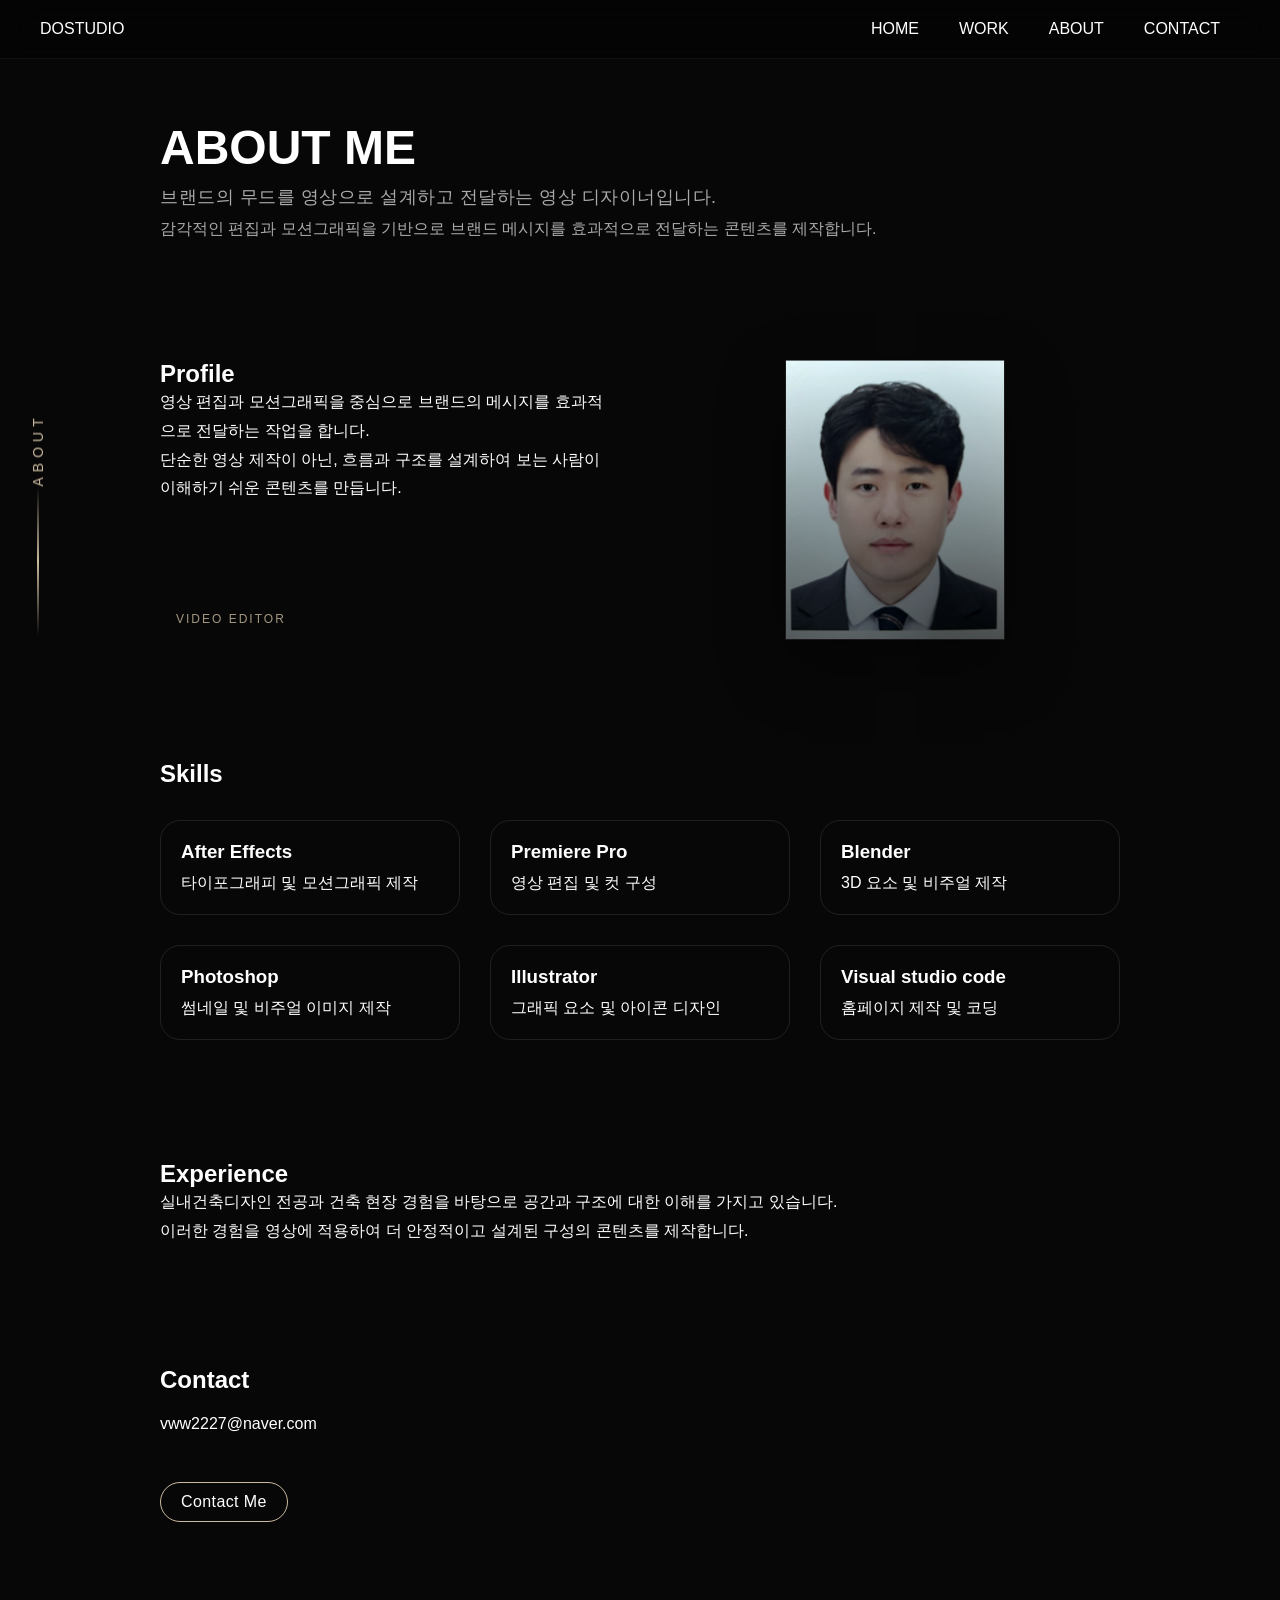
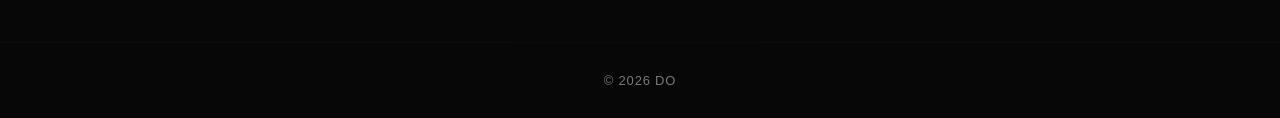
<file: about.html>
<!DOCTYPE html>
<html lang="ko">
<head>
    <meta charset="UTF-8">
    <meta http-equiv="X-UA-Compatible" content="IE=edge">
    <meta name="viewport" content="width=device-width, initial-scale=1.0">
    <title>DOSTUDIO | About</title>
    <link rel="stylesheet" href="css/style.css">
    <style>
        /* ABOUT 페이지 */

.about-title{
  position:fixed;
  left:30px;
  top:50%;
  transform:translateY(-50%) rotate(180deg);
  writing-mode:vertical-rl;
  font-size:14px;
  letter-spacing:5px;
  color:#cbbba0; /* 베이지 포인트 */
}
.about-title::after{
    content:"";
  position:absolute;
  left:50%;
  top:-150px;
  width:2px;
  height:150px;
  background:linear-gradient(
    to bottom,
    transparent,
    #cbbba0,
    transparent
  );
  transform:translateX(-50%);
}

/* 전체 영역 */
.about-wrap{
  max-width:1000px;
  margin:120px auto;
  padding:0 20px;
  color:#fff;
}

/* HERO */
.about-hero{
  margin-bottom:120px;
}

.about-hero h1{
  font-size:48px;
  font-weight:600;
}

.about-hero p{
  margin-top:10px;
  color:#aaa;
}

/* PROFILE */
.about-profile{
  display:flex;
  gap:60px;
  margin-bottom:120px;
}

.about-profile .left{
  flex:1;
}

.about-profile .right{
  flex:1;
}

.profile-img{
  width:220px;   /* 원하는 크기 */
  height:280px;
  margin:0 auto; /* 가운데 정렬 */

  background:
    linear-gradient(
      to top,
      rgba(0,0,0,0.6),
      transparent
    ),
    url('images/증사.jpg') center/cover no-repeat;

  border:1px solid rgba(255,255,255,0.08);
  box-shadow:0 25px 60px rgba(0,0,0,0.4);
}

.profile-img::after{
  content:"VIDEO EDITOR";
  position:absolute;
  bottom:14px;
  left:16px;
  font-size:12px;
  letter-spacing:2px;
  color:#cbbba0;
  opacity:0.8;
}
/* SKILLS */
.about-skills{
  margin-bottom:120px;
}

.about-skills h2{
  margin-bottom:24px;
}

.skills-grid{
  display:grid;
  grid-template-columns:repeat(3,1fr);
  gap:30px;
  padding-top:8px;
  position:relative;
  overflow:hidden;
}

.skill-card{
  padding:20px;
  border:1px solid rgba(255,255,255,0.1);
  border-radius:20px;
  transition:0.3s;
}

.skill-card::before{
  content:"";
  position:absolute;
  top:0;
  left:0;
  width:100%;
  height:1px;
  background:linear-gradient(
    to right,
    transparent,
    rgba(230,211,179,0.7),
    transparent
  );
  opacity:0;
  transition:.35s ease;
}

.skill-card:hover::before{
  opacity:1;
}



.skill-card:hover{
  transform:translateY(-3px);
  border-color:#cbbba0;
}

.skill-card h3{
  margin-bottom:10px;
}

/* EXPERIENCE */
.about-exp{
  margin-bottom:120px;
}

/* CONTACT */
.about-contact{
  margin-bottom:120px;
}

.contact-btn{
  margin-top:20px;
  padding:10px 20px;
  background:none;
  border:1px solid #cbbba0;
  color:#cbbba0;
  cursor:pointer;
  transition:0.3s;
}

.contact-btn:hover{
  background:#cbbba0;
  color:#000;
}

.navbar a.active{
  color:#cbbba0;
}

.fade-up{
  opacity:0;
  transform:translateY(40px);
  transition:1s;
}

.fade-up.show{
  opacity:1;
  transform:translateY(0);
}

.about-contact a{
  color:#fff;
  text-decoration:none;
  transition:.3s;
}

.about-contact a:hover{
  opacity:.6;
}

.about-contact p{
  margin:16px 0 24px;
}


/* 딜레이 */
.delay1{ transition-delay:0.2s; }
.delay2{ transition-delay:0.4s; }
.delay3{ transition-delay:0.6s; }
.delay4{ transition-delay:0.8s; }

@media (max-width: 768px) {

.about-title{
  display:none;
}

.about-wrap{
  max-width:100%;
  margin:120px auto 80px;
  padding:0 20px;
}

.about-hero{
  margin-bottom:70px;
  text-align:center;
}

.about-hero h1{
  font-size:32px;
  line-height:1.3;
}

.about-hero p{
  font-size:14px;
  line-height:1.6;
}

.about-profile{
  flex-direction:column;
  gap:30px;
  margin-bottom:70px;
}

.about-profile .left,
.about-profile .right{
  width:100%;
}

.about-profile .left{
  text-align:center;
}

.profile-img{
  height:220px;
}

.about-skills{
  margin-bottom:70px;
}

.about-skills h2{
  text-align:center;
  margin-bottom:20px;
}

.skills-grid{
  grid-template-columns:1fr;
  gap:16px;
}

.skill-card{
  padding:18px;
}

.skill-card h3{
  font-size:18px;
}

.skill-card p{
  font-size:14px;
  line-height:1.6;
}

.about-exp{
  margin-bottom:70px;
  text-align:center;
}

.about-exp p{
  font-size:14px;
  line-height:1.8;
}

.about-contact{
  margin-bottom:70px;
  text-align:center;
}

.about-contact p{
  font-size:14px;
  line-height:1.6;
}

.contact-btn{
  width:100%;
  max-width:260px;
}
}

.about-highlight{
  font-size:18px;
  color:#fff;
  margin-bottom:10px;
  letter-spacing:0.5px;
}
    </style>
</head>
<link rel="icon" type="image/png" href="images/tv-btn.png">
<body>
    <header class="navbar">

        <a href="index.html" class="logo">DOSTUDIO</a>
        
        <nav>
          <ul class="nav-menu">
            <li><a href="index.html">HOME</a></li>
            <li><a href="works.html">WORK</a></li>
            <li><a href="about.html">ABOUT</a></li>
            <li><a href="contact.html">CONTACT</a></li>
          </ul>
        
          <div class="menu-toggle" id="menuToggle">
            <span></span>
            <span></span>
            <span></span>
          </div>
        </nav>
    </header>
        
        <!-- 세로 타이틀 -->
<div class="about-title">ABOUT</div>

<div class="about-wrap">

  <!-- HERO -->
  <section class="about-hero fade-up">
    <div class="about-hero">
      <h1>ABOUT ME</h1>
    
      <p class="about-highlight">
        브랜드의 무드를 영상으로 설계하고 전달하는 영상 디자이너입니다.
      </p>
      <p>
        감각적인 편집과 모션그래픽을 기반으로 브랜드 메시지를 효과적으로 전달하는 콘텐츠를 제작합니다.
      </p>
    </div>
  </section>

  <!-- PROFILE -->
  <section class="about-profile fade-up delay1">
    <div class="left">
      <h2>Profile</h2>
      <p>
        영상 편집과 모션그래픽을 중심으로  
        브랜드의 메시지를 효과적으로 전달하는 작업을 합니다.
      </p>

      <p>
        단순한 영상 제작이 아닌, 흐름과 구조를 설계하여  
        보는 사람이 이해하기 쉬운 콘텐츠를 만듭니다.
      </p>
    </div>

    <div class="right">
      <div class="profile-img"></div>
    </div>
  </section>

  <!-- SKILLS -->
  <section class="about-skills fade-up delay2">
    <h2>Skills</h2>

    <div class="skills-grid">
      <div class="skill-card">
        <h3>After Effects</h3>
        <p>타이포그래피 및 모션그래픽 제작</p>
      </div>

      <div class="skill-card">
        <h3>Premiere Pro</h3>
        <p>영상 편집 및 컷 구성</p>
      </div>

      <div class="skill-card">
        <h3>Blender</h3>
        <p>3D 요소 및 비주얼 제작</p>
      </div>
      
      <div class="skill-card">
        <h3>Photoshop</h3>
        <p>썸네일 및 비주얼 이미지 제작</p>
      </div>
    
      <div class="skill-card">
        <h3>Illustrator</h3>
        <p>그래픽 요소 및 아이콘 디자인</p>
      </div>
      <div class="skill-card">
        <h3>Visual studio code</h3>
        <p>홈페이지 제작 및 코딩</p>
      </div>
    </div>
  </section>

  <!-- EXPERIENCE -->
  <section class="about-exp fade-up delay3">
    <h2>Experience</h2>
    <p>
      실내건축디자인 전공과 건축 현장 경험을 바탕으로  
      공간과 구조에 대한 이해를 가지고 있습니다.
    </p>

    <p>
      이러한 경험을 영상에 적용하여  
      더 안정적이고 설계된 구성의 콘텐츠를 제작합니다.
    </p>
  </section>

  <!-- CONTACT -->
  <section class="about-contact fade-up delay4">
    <h2>Contact</h2>
    <p><a href="mailto:vww2227@naver.com">vww2227@naver.com</a></p>
    <a href="contact.html" class="contact-btn">
      Contact Me
    </a>
  </section>

</div>



<script>
    const elements = document.querySelectorAll(".fade-up");

const observer = new IntersectionObserver((entries)=>{
  entries.forEach(entry=>{
    if(entry.isIntersecting){
      entry.target.classList.add("show");
    }
  });
},{ threshold:0.2 });

elements.forEach(el => observer.observe(el));
</script>
<script src="script.js"></script>
<footer>
  © 2026 DO
</footer>

</body>
</html>
</file>
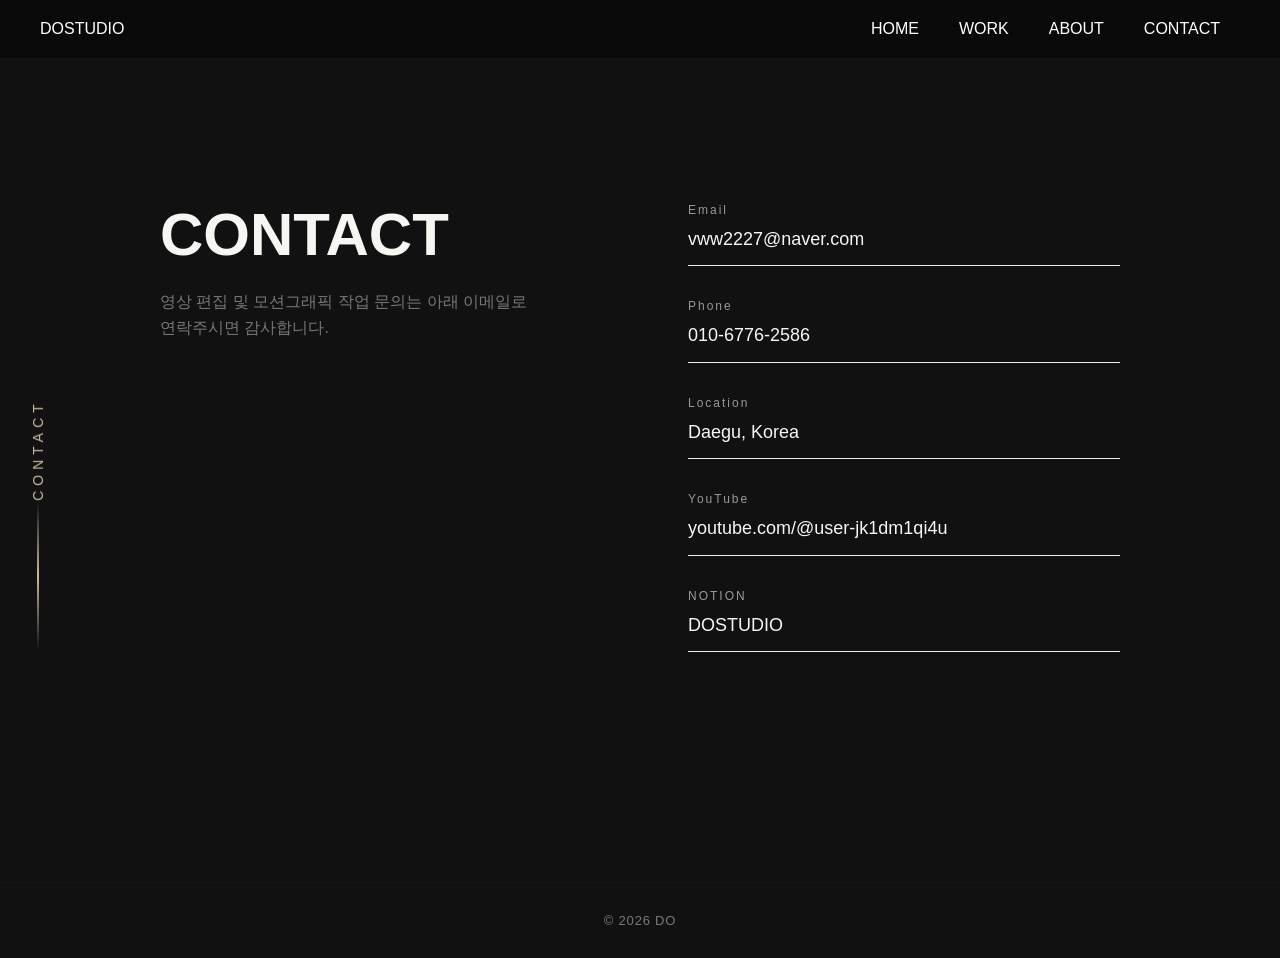
<file: contact.html>
<!DOCTYPE html>
<html lang="ko">
<head>
    <meta charset="UTF-8">
    <meta http-equiv="X-UA-Compatible" content="IE=edge">
    <meta name="viewport" content="width=device-width, initial-scale=1.0">
    <title>DOSTUDIO | Contact</title>
    <link rel="stylesheet" href="css/style.css">
    <style>

body{
    margin:0;
    background-color:#111;   /* 기존 사이트 베이지톤 */
    color:#f8f6f2;
    font-family: 'Pretendard', sans-serif;
}

.contact-section{
    max-width:1000px;
    margin:200px auto;
    padding:0 20px;
    display:flex;
    justify-content:space-between;
}

.contact-left{
    width:40%;
}

.contact-left h2{
    font-size:60px;
    margin-bottom:20px;
}

.contact-left p{
    color:#777;
    line-height:1.6;
}

.contact-right{
    width:45%;
}

.contact-item{
    margin-bottom:30px;
    border-bottom:1px solid #eee;
    padding-bottom:10px;
}

.contact-item:hover{
  border-color:rgba(203,184,157,0.45);
}

.contact-item span{
    font-size:12px;
    color:#999;
    letter-spacing:2px;
}

.contact-item p{
    font-size:18px;
    margin-top:5px;
}

.contact-item p{
    font-size:18px;
    margin-top:5px;
    transition:0.3s;
    cursor:pointer;
}

.contact-item p:hover{
    color:#cbb89d;
}

.contact-item a{
    position:relative;
    text-decoration:none;
    color:inherit;
}

.contact-item a::after{
  content:"";
  position:absolute;
  left:0;
  bottom:-2px;
  width:0;
  height:1px;
  background:#cbb89d;
  transition:.3s ease;
}

.contact-item a:hover::after{
  width:100%;
}

.contact-vertical{
  position:fixed;
  left:30px;
  top:50%;
  transform:translateY(-50%) rotate(180deg);
  writing-mode:vertical-rl;
  font-size:14px;
  letter-spacing:5px;
  color:#cbbba0; /* 베이지 포인트 */
}
.contact-vertical::after{
    content:"";
  position:absolute;
  left:50%;
  top:-150px;
  width:2px;
  height:150px;
  background:linear-gradient(
    to bottom,
    transparent,
    #cbbba0,
    transparent
  );
  transform:translateX(-50%);
}

@media (max-width: 768px) {

.contact-vertical{
  display:none;
}

.contact-section{
  max-width:100%;
  margin:120px auto 80px;
  padding:0 20px;
  display:flex;
  flex-direction:column;
  justify-content:flex-start;
  gap:40px;
}

.contact-left{
  width:100%;
  text-align:center;
}

.contact-left h2{
  font-size:36px;
  margin-bottom:16px;
}

.contact-left p{
  font-size:14px;
  line-height:1.7;
}

.contact-right{
  width:100%;
}

.contact-item{
  margin-bottom:22px;
  padding-bottom:12px;
  transition:.3s ease;
}

.contact-item span{
  font-size:11px;
  letter-spacing:1.5px;
}

.contact-item p{
  font-size:16px;
  margin-top:6px;
  word-break:break-word;
}

.contact-item a{
  word-break:break-word;
}

}
    </style>
</head>
<link rel="icon" type="image/png" href="images/tv-btn.png">
<body>
    <header class="navbar">

        <a href="index.html" class="logo">DOSTUDIO</a>
        
        <nav>
            <ul class="nav-menu">
                <li><a href="index.html">HOME</a></li>
                <li><a href="works.html">WORK</a></li>
                <li><a href="about.html">ABOUT</a></li>
                <li><a href="contact.html">CONTACT</a></li>
            </ul>
            
              <div class="menu-toggle" id="menuToggle">
                <span></span>
                <span></span>
                <span></span>
              </div>
        </nav>
    </header>
    <section class="contact-section">
        <div class="contact-vertical">
            <span>CONTACT</span>
            <div class="contact-line"></div>
        </div>
    
        <div class="contact-left">
            <h2>CONTACT</h2>
            <p>
                영상 편집 및 모션그래픽 작업 문의는  
                아래 이메일로 연락주시면 감사합니다.
            </p>
        </div>
    
        <div class="contact-right">
            <div class="contact-item">
                <span>Email</span>
                <p><a href="mailto:vww2227@naver.com">vww2227@naver.com</a></p>
            </div>
    
            <div class="contact-item">
                <span>Phone</span>
                <p>010-6776-2586</p>
            </div>
    
            <div class="contact-item">
                <span>Location</span>
                <p>Daegu, Korea</p>
            </div>
    
            <div class="contact-item">
                <span>YouTube</span>
                <p><a href="https://www.youtube.com/@user-jk1dm1qi4u" target="_blank">
                    youtube.com/@user-jk1dm1qi4u
                </a>
            </p>
            </div>

            <div class="contact-item">
                <span>NOTION</span>
                <p><a href="https://dostudio1.notion.site/JUNGHWAN-S-PORTFOLIO-32fbd959fada800e821adb9c58549979?source=copy_link" target="_blank">
                    DOSTUDIO
                </a>
            </p>
            </div>
        </div>
    
    </section>
    <footer>
        © 2026 DO
      </footer>
      <script src="script.js"></script>
</body>
</html>
</file>
<file: css/style.css>
@charset "utf-8";

* {
  margin: 0;
  padding: 0;
  box-sizing: border-box;
  font-family: sans-serif;
}

body {
  background: #070707;
  color: white;
  overflow-x: hidden;
}

/* ================= NAVBAR ================= */

.navbar {
  position: sticky;
  top: 0;
  display: flex;
  justify-content: space-between;
  align-items: center;
  padding: 20px 60px;

  backdrop-filter: blur(15px);
  background: rgba(0, 0, 0, 0.4);
  z-index: 1000;
}


.navbar a {
  color: white;
  text-decoration: none;
  transition: .3s;
}

.navbar a:hover {
  opacity: .6;
}

.nav-menu{
  display: flex;
  gap: 0;   /* 🔥 제거 */
}

.nav-menu li{
  margin: 0 20px;  /* 👉 대신 이걸 사용 */
}


/* ================= HERO ================= */

.hero {
  height: 100vh;
  position: relative;
  display: flex;
  justify-content: center;
  align-items: center;
  z-index:2;
  margin-bottom:60px;
}

.hero-bg {
  position: absolute;
  width: 100%;
  height: 100%;
  object-fit: cover;
  filter: brightness(.6);
  background-position: center 70%;
}

.overlay {
  position: absolute;
  inset: 0;
  background: linear-gradient(to bottom, transparent, #000);
}

/* glass cards */

.glass-wrap {
  position: absolute;
  width: 100%;
  height: 100%;
  pointer-events: none;
}

.glass {
  position: absolute;
  width: 750px;
  height: 450px;
  overflow: hidden;
  backdrop-filter: blur(20px);
  background: rgba(255, 255, 255, 0.08);
  border-radius: 20px;
  border: 1px solid rgba(255, 255, 255, .2);
  backdrop-filter: blur(20px);
  -webkit-backdrop-filter: blur(20px);
  animation: float 8s ease-in-out infinite;
  box-shadow:
    0 20px 50px rgba(0,0,0,0.25),
    inset 0 1px 0 rgba(255,255,255,0.08);
}

.glass video {
  position: absolute;
  top: 0;
  left: 0;
  width: 100%;
  height: 100%;
  object-fit: cover;
  opacity: 70%;
  filter: blur(2px) brightness(0.5);
    transform: scale(1.1); /* 블러 가장자리 잘림 방지 */
}

.glass::after {
  content: "";
  position: absolute;
  inset: 0;
  background: rgba(255, 255, 255, 0.08);
}

.glass:nth-child(1) {
  top: 20%;
  left: 10%;
}

.glass:nth-child(2) {
  bottom: 60%;
  right: 10%;
  animation-delay: 2s;
}

.glass:nth-child(3) {
  top: 60%;
  left: 50%;
  animation-delay: 4s;
}

@keyframes float {
  50% {
    transform: translateY(-30px) rotate(6deg);
  }
}

/* hero text */

.hero-text {
  position: relative;
  text-align: center;
}

.hero-text h1 {
  font-size: 60px;
  letter-spacing: 3px;
}

.hero-text p {
  margin-top: 15px;
  opacity: .7;
}
.hero-sub{
  margin-top:30px;
  font-size:14px;
  letter-spacing:3px;
  opacity:0.6;
}

/* ================= SHOWREEL ================= */

.showreel {
  font-size: 30px;
  text-align: center;
  padding: 90px 0;
  margin-top: 150px;
}

.video-box {
  width: 900px;
  /* 원하는 크기 */
  max-width: 90%;
  /* 반응형 */
  margin: 0 auto;
}

.video-box video {
  width: 100%;
  height: auto;
  border-radius: 20px;
}


/* ================= WORK GRID ================= */

.works {
  padding: 120px 10%;
  text-align: center;
  position: relative;
}

.work-grid {
  margin-top: 60px;
  display: grid;
  grid-template-columns: repeat(auto-fit, minmax(250px, 1fr));
  gap: 30px;
}

.work-card {
  aspect-ratio: 16/9;
  background: rgba(255, 255, 255, .05);
  backdrop-filter: blur(10px);
  border-radius: 16px;
  transition: .4s;
}

.work-card:hover {
  transform: translateY(-10px);
}

footer{
  display:flex;
  justify-content:center;
  align-items:center;

  padding:30px 20px;

  text-align:center;
  opacity:.45;
  font-size:13px;
  letter-spacing:.8px;
  border-top:1px solid rgba(255,255,255,0.04);
}

footer p{
  margin:0;
}

.works {
  padding: 140px 0;
  text-align: center;
}


.worksSwiper {
  padding: 5rem 0;
}

.worksSwiper .swiper-slide {
  position: relative;
  width: 300px;
  aspect-ratio: 9/16;
  border-radius: 18px;
  overflow: hidden;

  background: rgba(255, 255, 255, 0.05);
  backdrop-filter: blur(5px);

  transition: all .2s;
  display: flex;
  justify-content: center;
  opacity: 0.3;
}

.worksSwiper .swiper-slide-active {
  opacity: 1;
}

.work-video {
  width: 100%;
  aspect-ratio: 9 / 16;
  border-radius: 16px;
  overflow: hidden;
}

.work-video video {
  width: 100%;
  height: 100%;
  object-fit: cover;
  display: block;
}

.swiper-slide {
  display: flex;
  justify-content: center;
  align-items: center;
}

.worksSwiper {
  padding: 40px 0;
}

/* 가운데 카드 강조 */

.swiper-slide-active {
  transform: scale(1.08);
  box-shadow: 0 0px 20px rgba(255, 255, 255, 0.1);
}


html {
  scroll-behavior: smooth;
}

.video-modal {
  position: fixed;
  top: 0;
  left: 0;
  width: 100%;
  height: 100vh;
  background: rgba(0, 0, 0, 0.95);

  display: none;

  justify-content: center;
  align-items: flex-start;
  padding: 50px 0;

  z-index: 9999;
}

.video-modal video {
  width: auto;
  max-width: 900px;
  height: 90vh;
  border-radius: 12px;
}

.close-modal {
  position: fixed;
  top: 30px;
  right: 40px;
  font-size: 40px;
  color: white;
  cursor: pointer;
  z-index: 10000;
}

.showreel{
  position:relative;
  padding:0 0;
  z-index:2;
}

.showreel-deco{
  position:absolute;
  left:60px;
  top:50%;
  transform:translateY(-50%);
  display:flex;
  flex-direction:column;
  align-items:center;
}

.showreel-deco span{
  writing-mode:vertical-lr;
  text-orientation:mixed;
  font-size:18px;
  transform: rotate(180deg);
  letter-spacing:4px;
  opacity:0.6;
  color: #cbbba0;
}

.deco-line{
  width:2px;
  height:150px;
  background:linear-gradient(
    to bottom,
    transparent,
    #cbbba0,
    transparent
  );
  transform:translateX(-50%);
  margin-top:15px;
  opacity:0.5;
}

.showreel-wrap{
  display:flex;
  align-items:center;
  justify-content:center;
  gap:80px;
  margin-top:60px;
  padding:0 10%;
}

.video-box{
  width:900px;
  max-width:90%;
  margin:0 auto;

  position:relative;
  z-index:2;
  border:1px solid rgba(255,255,255,0.06);
  box-shadow:0 30px 80px rgba(0,0,0,0.8);
}

.showreel-text{
  flex:1;
  text-align:left;
  max-width:420px;
}

.showreel-text h3{
  font-size:28px;
  margin-bottom:20px;
}

.showreel-text p{
  font-size:20px;
  line-height:1.7;
  opacity:0.8;
  margin-bottom:16px;
}

.showreel-text .tools{
  font-size:14px;
  opacity:0.6;
}

.featured-grid{
  display:grid;
  grid-template-columns:repeat(3,1fr);
  gap:30px;
  }
  
  .featured-card{
  aspect-ratio:16/9;
  overflow:hidden;
  border-radius:10px;
  }
  
  .featured-card video{
  width:100%;
  height:100%;
  object-fit:cover;
  }

  :root{
    --main-color: #e6d3b3;   /* 베이지 */
  }

  .navbar a:hover{
    color: var(--main-color);
    opacity:1;
  }


  .modal-info h2{
    color: var(--main-color);
  }

  .work-info h3{
    color: var(--main-color);
    letter-spacing:1px;
  }

  .scroll-down{
    position:absolute;
    bottom:40px;
    left:50%;
    transform:translateX(-50%);
    font-size:12px;
    letter-spacing:3px;
    opacity:0.6;
    animation:scrollMove 2s infinite;
  }
  
  @keyframes scrollMove{
    0%{ transform:translate(-50%,0); opacity:0; }
    50%{ opacity:1; }
    100%{ transform:translate(-50%,15px); opacity:0; }
  }
  
  .fade-up{
    opacity:0;
    transform:translateY(40px);
    transition:0.9s ease;
  }
  
  .fade-up.show{
    opacity:1;
    transform:translateY(0);
  }
  
  .delay1{ transition-delay:0.2s; }
  .delay2{ transition-delay:0.4s; }
  .delay3{ transition-delay:0.6s; }

  .film-strip{
    width:100%;
    overflow:hidden;
    padding:40px 0;
    mask-image: linear-gradient(
      to right,
      transparent,
      black 10%,
      black 90%,
      transparent
    );
  }
  
  .film-track{
    display:flex;
    gap:30px;
    width:max-content;
    filter: blur(1px);
    animation: filmMove 80s linear infinite;
  }
  
  .film-frame{
    width:220px;
    height:140px;
    background:#111;
    border:1px solid rgba(255,255,255,0.15);
    position:relative;
  }
  
  /* 필름 구멍 */
  .film-frame::before,
  .film-frame::after{
    content:"";
    position:absolute;
    left:0;
    width:100%;
    height:8px;
    background:repeating-linear-gradient(
      90deg,
      transparent 0px,
      transparent 12px,
      #000 12px,
      #000 18px
    );
  }
  
  .film-frame::before{ top:0; }
  .film-frame::after{ bottom:0; }
  
  @keyframes filmMove{
    0%{ transform:translateX(0); }
    100%{ transform:translateX(-50%); }
  }

  .film-frame video {
    width: 100%;
    height: 100%;
    object-fit: cover;
  }


  @media (max-width: 768px) {

  }

  @media (max-width: 768px) {

    body{
      overflow-x: hidden;
    }
  
    section{
      padding: 60px 20px;
    }
  
    h1{
      font-size: 28px;
    }
  
    h2{
      font-size: 22px;
    }
  
    p{
      font-size: 14px;
    }
  
  }

  @media (max-width: 768px) {

    .vertical-text{
      display: none;
    }
  
  }

  /* ===== NAVBAR ===== */
.navbar{
  position: fixed;
  top: 0;
  width: 100%;
  padding: 20px 40px;
  display: flex;
  justify-content: space-between;
  align-items: center;
  z-index: 1000;
}

.navbar a{
  position:relative;
}

.navbar a::after{
  content:"";
  position:absolute;
  left:0;
  bottom:-6px;
  width:0;
  height:1px;
  background:var(--main-color);
  transition:0.35s ease;
}

.navbar a:hover::after{
  width:100%;
}

/* 메뉴 기본 */
.nav-menu{
  display: flex;
  gap: 40px;
  list-style: none;
}

.nav-menu a{
  text-decoration: none;
  color: white;
}

/* 햄버거 버튼 */
.menu-toggle{
  display:none;
  cursor:pointer;
  z-index:1001;
  width:25px;
}

.menu-toggle span{
  display:block;
  width:25px;
  height:3px;
  background:#fff;
  margin:5px 0;
}
/* ===== 모바일 ===== */
/* 햄버거 버튼 기본 */

/* 모바일 */
@media (max-width:768px){
  .hero{
    height:88vh;
    min-height:680px;
    padding:100px 20px 60px;
    overflow:hidden;
  }

  .hero-bg{
    object-position:center center;
  }

  .hero-text{
    width:100%;
    max-width:320px;
    margin:0 auto;
    text-align:center;
    z-index:3;
  }

  .hero-text h1{
    font-size:32px;
    line-height:1.2;
    letter-spacing:1.5px;
  }

  .hero-text p{
    margin-top:12px;
    font-size:14px;
    line-height:1.6;
  }

  .hero-sub{
    margin-top:18px;
    font-size:12px;
    line-height:1.6;
    letter-spacing:1.5px;
  }

  .scroll-down{
    bottom:24px;
    font-size:11px;
    letter-spacing:2px;
  }

  body{
    overflow-x:hidden;
  }

  .glass{
    width:220px;
    height:135px;
    border-radius:16px;
    opacity:0.8;
  }
  .glass video{
    filter:blur(1px) brightness(0.58);
    transform:scale(1.06);
  }

  .glass:nth-child(1){
    top:14%;
    left:-12%;
  }

  .glass:nth-child(2){
    top:8%;
    right:-12%;
    bottom:auto;
  }

  .glass:nth-child(3){
    top:62%;
    left:50%;
    transform:translateX(-50%);
  }

  .glass video{
    filter: blur(1px) brightness(0.6);
  }

  /* showreel */
  .showreel{
    margin-top:70px;
    padding:0;
  }

  .showreel-deco{
    display:none;
  }

  .showreel-wrap{
    flex-direction:column;
    gap:28px;
    margin-top:0;
    padding:0 20px;
  }

  .video-box{
    width:100%;
    max-width:100%;
    margin:0;
    box-shadow:0 16px 40px rgba(0,0,0,0.45);
  }

  .video-box video{
    border-radius:16px;
  }

  .showreel-text{
    max-width:100%;
    text-align:center;
  }

  .showreel-text h3{
    font-size:24px;
    margin-bottom:14px;
  }

  .showreel-text p{
    font-size:14px;
    line-height:1.7;
    margin-bottom:12px;
  }

  .showreel-text .tools{
    font-size:12px;
  }

  /* shorts section spacing */
  .works{
    padding:90px 0 100px;
  }

  .works h2{
    font-size:22px;
    margin-bottom:10px;
  }

  .worksSwiper{
    padding:24px 0;
  }

  .worksSwiper .swiper-slide{
    width:220px;
  }

  .menu-toggle{
    display:block;
  }

  .nav-menu{
    position:fixed;
    top:0;
    right:-100%;
    width:220px;
    height:100vh;
    background:#111;
    display:flex;
    flex-direction:column;
    justify-content:center;
    align-items:center;
    gap:30px;
    transition:right 0.4s ease;
    z-index:1000;
    list-style:none;
    margin:0;
    padding:0;
  }

  .nav-menu.active{
    right:0;
  }

  .film-strip,
  .film-track,
  .film-frame,
  .film-frame video{
    display:none !important;
  }

  .vertical-text{
    display:none;
  }
}

@media (min-width: 769px){
  .menu-toggle{
    display:none !important;
  }

  .nav-menu{
    position:static !important;
    right:auto !important;
    width:auto !important;
    height:auto !important;
    background:none !important;
    display:flex !important;
    flex-direction:row !important;
    justify-content:flex-start !important;
    align-items:center !important;
    gap:0 !important;
    padding:0 !important;
    margin:0 !important;
  }
}

.nav-menu a{
  text-decoration: none;
  color: white;
  padding: 0;
}

/* =========================
   QUALITY UPGRADE SET
========================= */

/* 1) NAVBAR 디테일 */
.navbar{
  border-bottom:1px solid rgba(255,255,255,0.05);
}

.navbar a{
  position:relative;
}

.navbar a::after{
  content:"";
  position:absolute;
  left:0;
  bottom:-6px;
  width:0;
  height:1px;
  background:var(--main-color);
  transition:width .35s ease;
}

.navbar a:hover::after{
  width:100%;
}

/* 2) INDEX 첫인상 */
.hero-text h1,
.hero-text p,
.hero-sub{
  opacity:0;
  transform:translateY(20px);
  animation:heroFadeUp .9s ease forwards;
}

.hero-text p{
  animation-delay:.18s;
}

.hero-sub{
  animation-delay:.34s;
}

@keyframes heroFadeUp{
  to{
    opacity:1;
    transform:translateY(0);
  }
}

/* 3) 글래스 카드 / 쇼릴 박스 질감 */
.glass{
  box-shadow:
    0 20px 50px rgba(0,0,0,0.25),
    inset 0 1px 0 rgba(255,255,255,0.08);
}

.video-box{
  border:1px solid rgba(255,255,255,0.06);
}

/* 4) 공통 등장감 정리 */
.fade-up{
  opacity:0;
  transform:translateY(40px);
  transition:.9s ease;
}

.fade-up.show{
  opacity:1;
  transform:translateY(0);
}

/* 5) 공통 카드/버튼 질감 */
.work-card,
.skill-card,
.detail-toggle-card,
.shorts-video-wrap,
.profile-img,
.contact-btn{
  transition:
    transform .35s ease,
    box-shadow .35s ease,
    border-color .35s ease,
    background-color .35s ease,
    color .35s ease;
}

/* 6) 버튼 기본 고급감 */
.contact-btn{
  display:inline-block;
  border-radius:999px;
  letter-spacing:.4px;
}

.contact-btn:hover{
  transform:translateY(-2px);
  box-shadow:0 10px 24px rgba(0,0,0,0.2);
}

/* 7) 공통 텍스트 리듬 */
.showreel-text p,
.about-profile p,
.about-exp p,
.about-contact p,
.contact-left p,
.contact-item p{
  line-height:1.8;
}

/* ===== QUALITY PASS 1 ===== */

.navbar{
  border-bottom:1px solid rgba(255,255,255,0.05);
}

.navbar a{
  position:relative;
}

.navbar a::after{
  content:"";
  position:absolute;
  left:0;
  bottom:-6px;
  width:0;
  height:1px;
  background:var(--main-color);
  transition:width .35s ease;
}

.navbar a:hover::after{
  width:100%;
}

.fade-up{
  opacity:0;
  transform:translateY(40px);
  transition:.9s ease;
}

.fade-up.show{
  opacity:1;
  transform:translateY(0);
}

.glass{
  box-shadow:
    0 20px 50px rgba(0,0,0,0.25),
    inset 0 1px 0 rgba(255,255,255,0.08);
}

.video-box{
  border:1px solid rgba(255,255,255,0.06);
}

.contact-btn{
  display:inline-block;
  border-radius:999px;
  letter-spacing:.4px;
  transition:
    transform .35s ease,
    box-shadow .35s ease,
    border-color .35s ease,
    background-color .35s ease,
    color .35s ease;
}

.contact-btn:hover{
  transform:translateY(-2px);
  box-shadow:0 10px 24px rgba(0,0,0,0.2);
}

.hero-text h1{
  text-shadow:0 0 12px rgba(255,255,255,0.08);
}

.hero-text h1{
  transform:scale(1.02);
}

.hero-text h1{
  background:linear-gradient(
    to right,
    #ffffff,
    #e6d3b3
  );
  -webkit-background-clip:text;
  -webkit-text-fill-color:transparent;
}

.swiper-button-next,
.swiper-button-prev{
  color:#e6d3b3;
  text-shadow:0 0 10px rgba(230,211,179,0.5);
  transition:.3s;
}

.swiper-button-next:hover,
.swiper-button-prev:hover{
  opacity:0.6;
}

@media (max-width:768px){

  .swiper-button-next,
  .swiper-button-prev{
    display:flex !important;
    opacity:1 !important;
    transform:scale(0.85);
    padding:10px;
  }

  .swiper-button-prev{
    left:10px;
  }

  .swiper-button-next{
    right:10px;
  }

}
</file>
